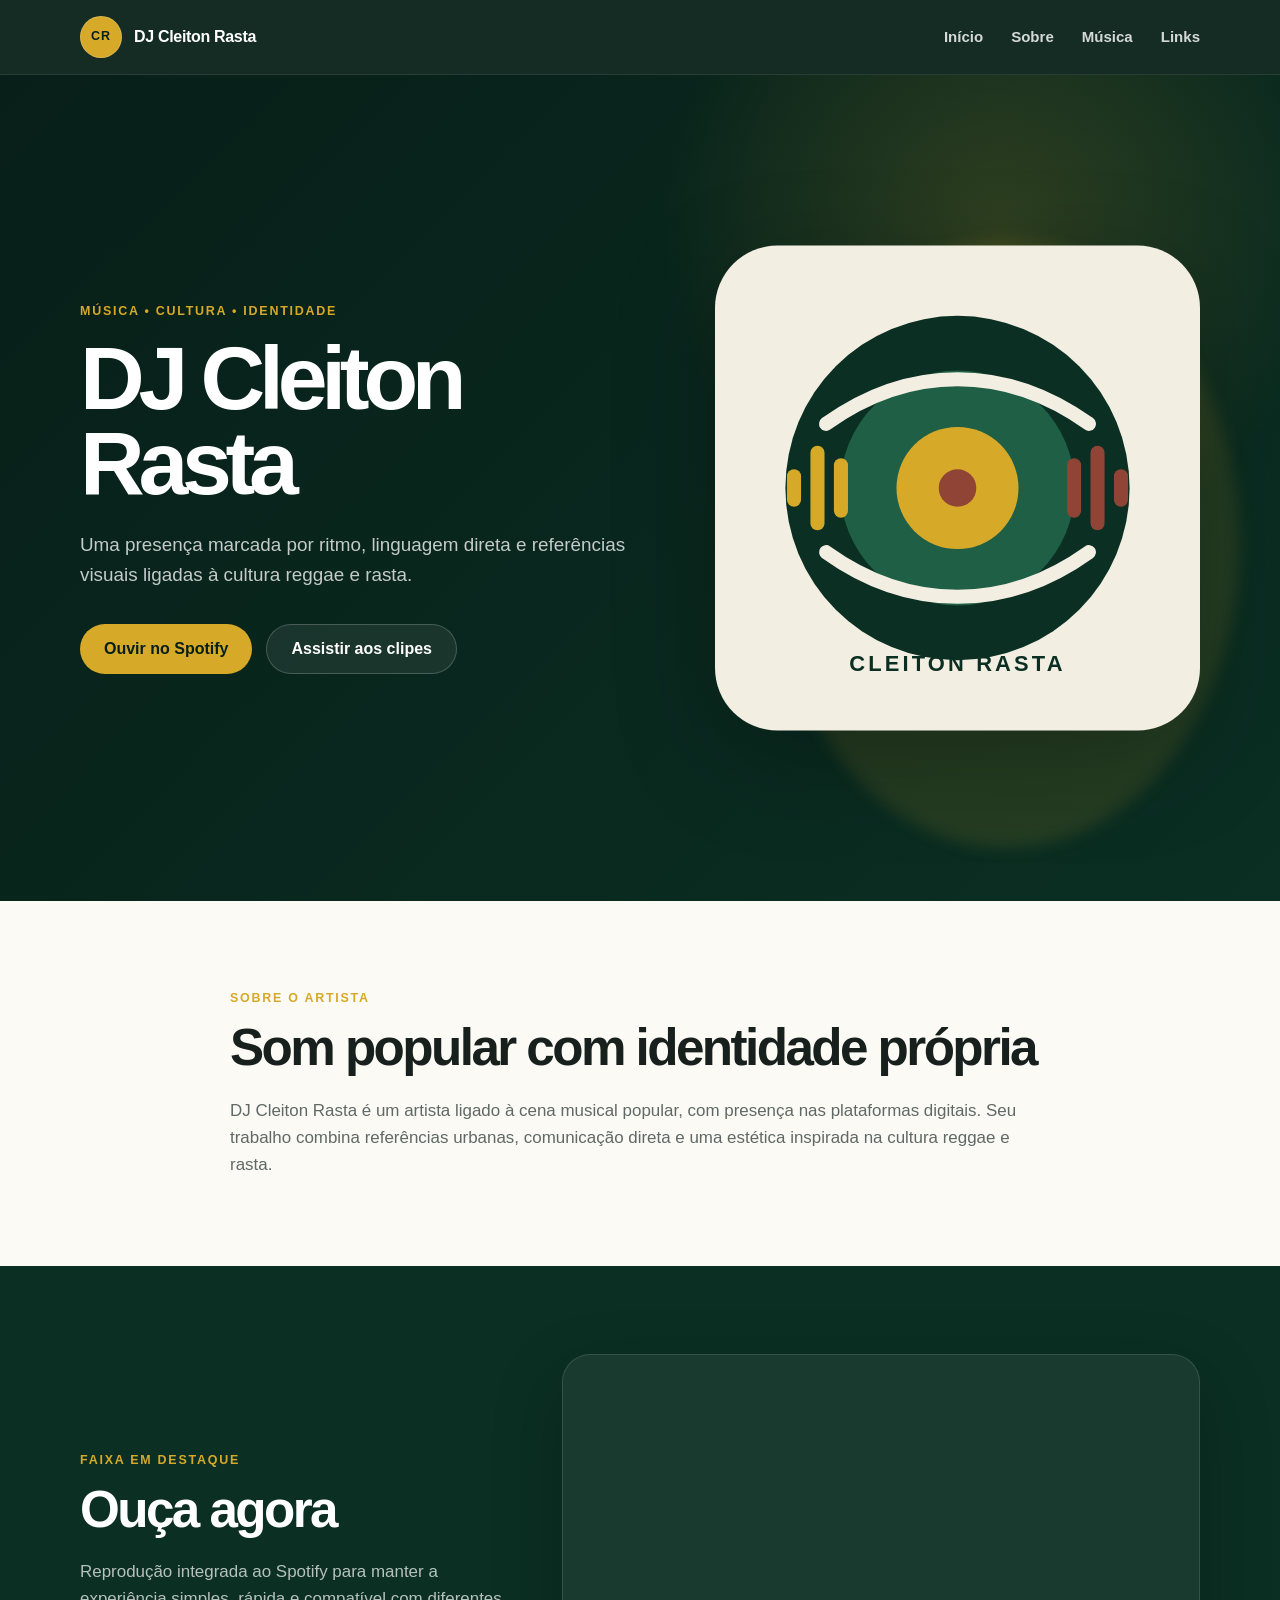
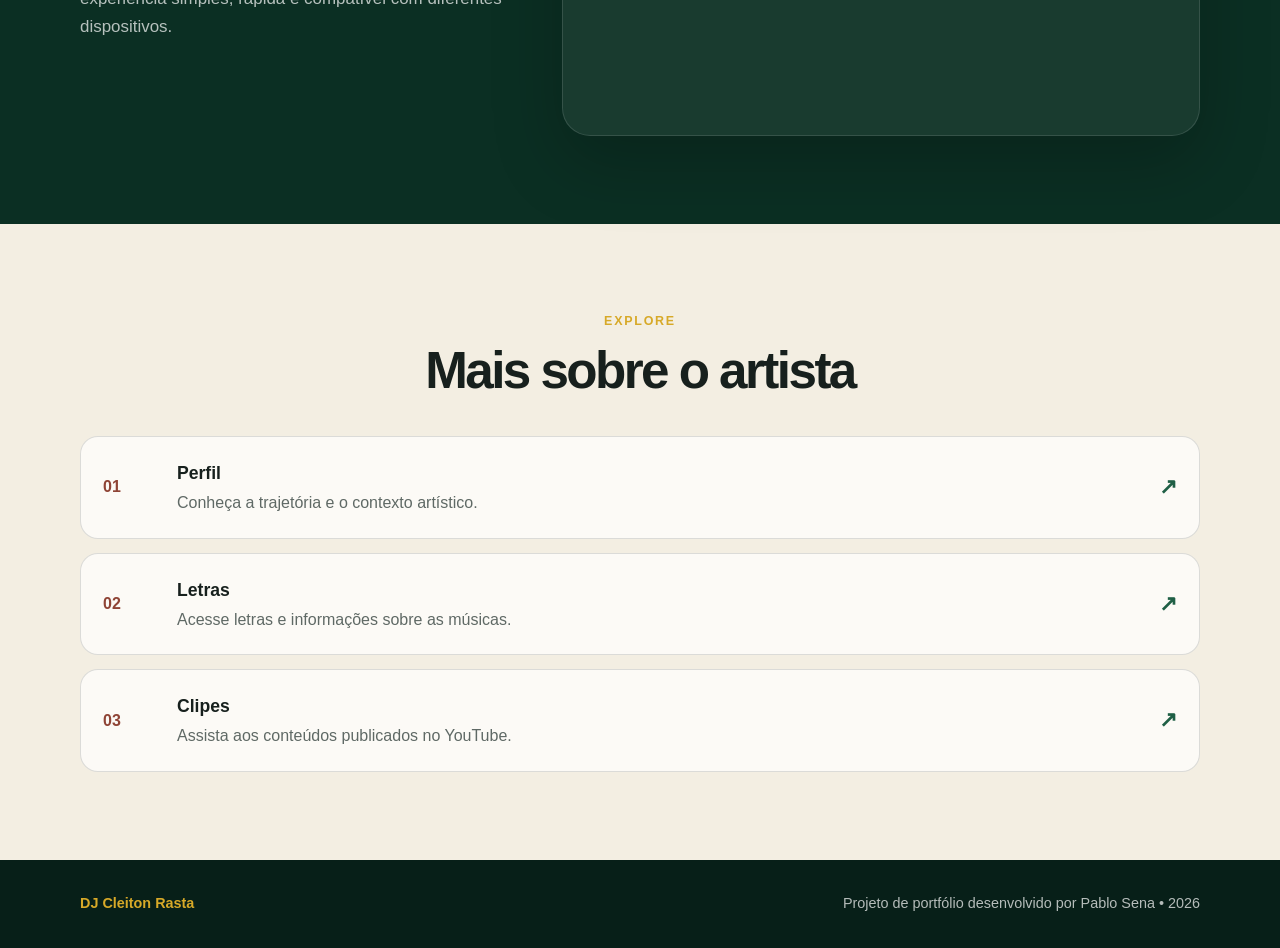
<file: projects/dj-cleiton-rasta/index.html>
<!DOCTYPE html>
<html lang="pt-BR">
<head>
  <meta charset="UTF-8">
  <meta name="viewport" content="width=device-width, initial-scale=1.0">

  <!-- Metadados básicos para SEO e compartilhamento -->
  <meta
    name="description"
    content="Site de apresentação do DJ Cleiton Rasta, com biografia, música e links para plataformas digitais."
  >
  <meta name="theme-color" content="#0b2f23">

  <title>DJ Cleiton Rasta | Música e identidade</title>

  <link rel="icon" href="assets/reggae-cover.svg" type="image/svg+xml">
  <link rel="stylesheet" href="styles.css">
</head>

<body>
  <!-- Link de acessibilidade para navegação por teclado -->
  <a class="skip-link" href="#conteudo">Ir para o conteúdo</a>

  <header class="site-header">
    <div class="container header-content">
      <a class="brand" href="#inicio" aria-label="Voltar ao início">
        <span class="brand-mark" aria-hidden="true">CR</span>
        <span>DJ Cleiton Rasta</span>
      </a>

      <button
        class="menu-toggle"
        type="button"
        aria-label="Abrir menu"
        aria-expanded="false"
        aria-controls="main-navigation"
      >
        <span></span>
        <span></span>
        <span></span>
      </button>

      <nav id="main-navigation" class="main-nav" aria-label="Navegação principal">
        <a href="#inicio">Início</a>
        <a href="#sobre">Sobre</a>
        <a href="#musica">Música</a>
        <a href="#links">Links</a>
      </nav>
    </div>
  </header>

  <main id="conteudo">
    <!-- Apresentação principal -->
    <section id="inicio" class="hero">
      <div class="container hero-grid">
        <div class="hero-copy">
          <p class="eyebrow">Música • cultura • identidade</p>

          <h1>DJ Cleiton Rasta</h1>

          <p class="hero-text">
            Uma presença marcada por ritmo, linguagem direta e referências
            visuais ligadas à cultura reggae e rasta.
          </p>

          <div class="hero-actions">
            <a
              class="button button-primary"
              href="https://open.spotify.com/track/00TeqRTTFrLfTYOf6PRHai"
              target="_blank"
              rel="noopener noreferrer"
            >
              Ouvir no Spotify
            </a>

            <a
              class="button button-secondary"
              href="https://www.youtube.com/watch?v=FZCB1E4rb-c&list=OLAK5uy_mAK_JkfT93eOpa3CivOZQVXkfwDYMYLQk"
              target="_blank"
              rel="noopener noreferrer"
            >
              Assistir aos clipes
            </a>
          </div>
        </div>

        <div class="hero-visual">
          <img
            src="assets/reggae-cover.svg"
            alt="Arte gráfica abstrata em tons de verde, dourado e terracota"
            width="620"
            height="620"
          >
        </div>
      </div>
    </section>

    <!-- Texto institucional -->
    <section id="sobre" class="section section-light">
      <div class="container narrow-content">
        <p class="section-label">Sobre o artista</p>

        <h2>Som popular com identidade própria</h2>

        <p>
          DJ Cleiton Rasta é um artista ligado à cena musical popular, com
          presença nas plataformas digitais. Seu trabalho combina referências
          urbanas, comunicação direta e uma estética inspirada na cultura
          reggae e rasta.
        </p>
      </div>
    </section>

    <!-- Player oficial incorporado -->
    <section id="musica" class="section section-dark">
      <div class="container media-grid">
        <div class="section-heading">
          <p class="section-label">Faixa em destaque</p>

          <h2>Ouça agora</h2>

          <p>
            Reprodução integrada ao Spotify para manter a experiência simples,
            rápida e compatível com diferentes dispositivos.
          </p>
        </div>

        <div class="player-card">
          <iframe
            title="Faixa de DJ Cleiton Rasta no Spotify"
            src="https://open.spotify.com/embed/track/00TeqRTTFrLfTYOf6PRHai?utm_source=generator"
            width="100%"
            height="352"
            frameborder="0"
            allowfullscreen
            allow="autoplay; clipboard-write; encrypted-media; fullscreen; picture-in-picture"
            loading="lazy"
          ></iframe>
        </div>
      </div>
    </section>

    <!-- Links externos organizados em cartões -->
    <section id="links" class="section section-sand">
      <div class="container">
        <div class="section-heading centered">
          <p class="section-label">Explore</p>
          <h2>Mais sobre o artista</h2>
        </div>

        <div class="link-grid">
          <a
            class="link-card"
            href="https://www.vice.com/pt/article/dj-cleiton-rasta-perfil/"
            target="_blank"
            rel="noopener noreferrer"
          >
            <span class="link-number">01</span>
            <div>
              <h3>Perfil</h3>
              <p>Conheça a trajetória e o contexto artístico.</p>
            </div>
            <span class="link-arrow" aria-hidden="true">↗</span>
          </a>

          <a
            class="link-card"
            href="https://www.letras.mus.br/dj-cleiton-rasta/"
            target="_blank"
            rel="noopener noreferrer"
          >
            <span class="link-number">02</span>
            <div>
              <h3>Letras</h3>
              <p>Acesse letras e informações sobre as músicas.</p>
            </div>
            <span class="link-arrow" aria-hidden="true">↗</span>
          </a>

          <a
            class="link-card"
            href="https://www.youtube.com/watch?v=FZCB1E4rb-c&list=OLAK5uy_mAK_JkfT93eOpa3CivOZQVXkfwDYMYLQk"
            target="_blank"
            rel="noopener noreferrer"
          >
            <span class="link-number">03</span>
            <div>
              <h3>Clipes</h3>
              <p>Assista aos conteúdos publicados no YouTube.</p>
            </div>
            <span class="link-arrow" aria-hidden="true">↗</span>
          </a>
        </div>
      </div>
    </section>
  </main>

  <footer class="site-footer">
    <div class="container footer-content">
      <p>DJ Cleiton Rasta</p>
      <p>Projeto de portfólio desenvolvido por Pablo Sena • <span id="current-year"></span></p>
    </div>
  </footer>

  <script src="script.js"></script>
</body>
</html>
</file>
<file: projects/dj-cleiton-rasta/styles.css>
:root {
  /* Paleta inspirada no reggae, com tons menos saturados e mais harmônicos */
  --green-950: #071f18;
  --green-900: #0b2f23;
  --green-700: #1f5f45;
  --gold-500: #d7a928;
  --terracotta-600: #8f4436;
  --sand-100: #f3eee2;
  --cream-50: #fcfaf5;
  --ink-900: #17201d;
  --ink-600: #5f6965;
  --white: #ffffff;

  --border: rgba(23, 32, 29, 0.14);
  --shadow: 0 22px 60px rgba(7, 31, 24, 0.14);
  --radius-large: 28px;
  --radius-medium: 18px;
  --container: 1120px;
}

/* Reset essencial */
* {
  box-sizing: border-box;
  margin: 0;
  padding: 0;
}

html {
  scroll-behavior: smooth;
}

body {
  min-width: 320px;
  background: var(--cream-50);
  color: var(--ink-900);
  font-family: Arial, Helvetica, sans-serif;
  line-height: 1.6;
}

body.menu-open {
  overflow: hidden;
}

img {
  display: block;
  max-width: 100%;
}

a,
button {
  font: inherit;
}

a {
  color: inherit;
}

button {
  cursor: pointer;
}

.container {
  width: min(var(--container), calc(100% - 40px));
  margin-inline: auto;
}

.skip-link {
  position: fixed;
  top: 12px;
  left: 12px;
  z-index: 999;
  transform: translateY(-150%);
  border-radius: 8px;
  padding: 10px 14px;
  background: var(--gold-500);
  color: var(--green-950);
  font-weight: 700;
  text-decoration: none;
}

.skip-link:focus {
  transform: translateY(0);
}

/* Cabeçalho */
.site-header {
  position: sticky;
  top: 0;
  z-index: 50;
  border-bottom: 1px solid rgba(255, 255, 255, 0.08);
  background: rgba(7, 31, 24, 0.94);
  backdrop-filter: blur(12px);
}

.header-content {
  min-height: 74px;
  display: flex;
  align-items: center;
  justify-content: space-between;
  gap: 28px;
}

.brand {
  display: inline-flex;
  align-items: center;
  gap: 12px;
  color: var(--white);
  font-weight: 800;
  letter-spacing: -0.02em;
  text-decoration: none;
}

.brand-mark {
  display: grid;
  place-items: center;
  width: 42px;
  height: 42px;
  border: 1px solid rgba(255, 255, 255, 0.16);
  border-radius: 50%;
  background: var(--gold-500);
  color: var(--green-950);
  font-size: 0.78rem;
  letter-spacing: 0.08em;
}

.main-nav {
  display: flex;
  align-items: center;
  gap: 28px;
}

.main-nav a {
  color: rgba(255, 255, 255, 0.82);
  font-size: 0.94rem;
  font-weight: 700;
  text-decoration: none;
  transition: color 0.2s ease;
}

.main-nav a:hover,
.main-nav a:focus-visible {
  color: var(--gold-500);
}

.menu-toggle {
  display: none;
  width: 44px;
  height: 44px;
  border: 0;
  border-radius: 12px;
  background: rgba(255, 255, 255, 0.08);
}

.menu-toggle span {
  display: block;
  width: 21px;
  height: 2px;
  margin: 5px auto;
  border-radius: 999px;
  background: var(--white);
}

/* Hero */
.hero {
  overflow: hidden;
  background:
    radial-gradient(circle at 78% 18%, rgba(215, 169, 40, 0.18), transparent 28%),
    linear-gradient(135deg, var(--green-950), var(--green-900));
  color: var(--white);
}

.hero-grid {
  min-height: calc(100vh - 74px);
  display: grid;
  grid-template-columns: 1fr minmax(360px, 0.85fr);
  align-items: center;
  gap: 64px;
  padding-block: 72px;
}

.eyebrow,
.section-label {
  color: var(--gold-500);
  font-size: 0.78rem;
  font-weight: 800;
  letter-spacing: 0.14em;
  text-transform: uppercase;
}

.hero h1 {
  max-width: 760px;
  margin-top: 14px;
  font-size: clamp(3rem, 7vw, 6.8rem);
  line-height: 0.95;
  letter-spacing: -0.07em;
}

.hero-text {
  max-width: 620px;
  margin-top: 24px;
  color: rgba(255, 255, 255, 0.76);
  font-size: clamp(1rem, 2vw, 1.18rem);
}

.hero-actions {
  display: flex;
  flex-wrap: wrap;
  gap: 14px;
  margin-top: 34px;
}

.button {
  min-height: 50px;
  display: inline-flex;
  align-items: center;
  justify-content: center;
  border-radius: 999px;
  padding: 0 24px;
  font-weight: 800;
  text-decoration: none;
  transition:
    transform 0.2s ease,
    background 0.2s ease;
}

.button:hover {
  transform: translateY(-2px);
}

.button-primary {
  background: var(--gold-500);
  color: var(--green-950);
}

.button-primary:hover {
  background: #e4ba42;
}

.button-secondary {
  border: 1px solid rgba(255, 255, 255, 0.2);
  background: rgba(255, 255, 255, 0.07);
  color: var(--white);
}

.button-secondary:hover {
  background: rgba(255, 255, 255, 0.13);
}

.hero-visual {
  position: relative;
}

.hero-visual::before {
  content: "";
  position: absolute;
  inset: 10% -8% -8% 12%;
  border-radius: 50%;
  background: rgba(215, 169, 40, 0.13);
  filter: blur(8px);
}

.hero-visual img {
  position: relative;
  width: min(100%, 560px);
  margin-inline: auto;
  filter: drop-shadow(0 28px 50px rgba(0, 0, 0, 0.24));
}

/* Seções */
.section {
  padding-block: 88px;
}

.section-light {
  background: var(--cream-50);
}

.section-dark {
  background: var(--green-900);
  color: var(--white);
}

.section-sand {
  background: var(--sand-100);
}

.narrow-content {
  max-width: 820px;
}

.narrow-content h2,
.section-heading h2 {
  margin-top: 12px;
  font-size: clamp(2rem, 4vw, 3.6rem);
  line-height: 1.05;
  letter-spacing: -0.05em;
}

.narrow-content > p:last-child,
.section-heading > p:last-child {
  margin-top: 22px;
  color: var(--ink-600);
  font-size: 1.06rem;
}

.section-dark .section-heading > p:last-child {
  color: rgba(255, 255, 255, 0.7);
}

.media-grid {
  display: grid;
  grid-template-columns: minmax(0, 0.8fr) minmax(420px, 1.2fr);
  align-items: center;
  gap: 56px;
}

.player-card {
  overflow: hidden;
  border: 1px solid rgba(255, 255, 255, 0.12);
  border-radius: var(--radius-large);
  padding: 14px;
  background: rgba(255, 255, 255, 0.06);
  box-shadow: 0 26px 70px rgba(0, 0, 0, 0.22);
}

.player-card iframe {
  display: block;
  border: 0;
  border-radius: 18px;
}

.centered {
  max-width: 720px;
  margin-inline: auto;
  text-align: center;
}

.link-grid {
  margin-top: 38px;
  display: grid;
  gap: 14px;
}

.link-card {
  display: grid;
  grid-template-columns: 56px 1fr auto;
  align-items: center;
  gap: 18px;
  border: 1px solid var(--border);
  border-radius: var(--radius-medium);
  padding: 22px;
  background: rgba(255, 255, 255, 0.7);
  text-decoration: none;
  transition:
    transform 0.2s ease,
    border-color 0.2s ease,
    background 0.2s ease;
}

.link-card:hover {
  transform: translateY(-3px);
  border-color: rgba(31, 95, 69, 0.38);
  background: var(--white);
}

.link-number {
  color: var(--terracotta-600);
  font-weight: 800;
}

.link-card h3 {
  font-size: 1.1rem;
}

.link-card p {
  margin-top: 3px;
  color: var(--ink-600);
}

.link-arrow {
  color: var(--green-700);
  font-size: 1.35rem;
  font-weight: 800;
}

/* Rodapé */
.site-footer {
  background: var(--green-950);
  color: rgba(255, 255, 255, 0.7);
}

.footer-content {
  min-height: 88px;
  display: flex;
  align-items: center;
  justify-content: space-between;
  gap: 20px;
  font-size: 0.9rem;
}

.footer-content p:first-child {
  color: var(--gold-500);
  font-weight: 800;
}

/* Responsividade */
@media (max-width: 860px) {
  .hero-grid,
  .media-grid {
    grid-template-columns: 1fr;
  }

  .hero-grid {
    min-height: auto;
  }

  .hero-visual {
    max-width: 520px;
  }

  .media-grid {
    gap: 34px;
  }

  .main-nav {
    position: absolute;
    top: 74px;
    left: 0;
    right: 0;
    display: none;
    flex-direction: column;
    align-items: stretch;
    gap: 0;
    border-top: 1px solid rgba(255, 255, 255, 0.08);
    background: var(--green-950);
    padding: 10px 20px 18px;
  }

  .main-nav.open {
    display: flex;
  }

  .main-nav a {
    padding: 13px 0;
  }

  .menu-toggle {
    display: block;
  }
}

@media (max-width: 620px) {
  .container {
    width: min(100% - 28px, var(--container));
  }

  .hero-grid {
    gap: 40px;
    padding-block: 58px;
  }

  .hero-actions {
    flex-direction: column;
  }

  .button {
    width: 100%;
  }

  .section {
    padding-block: 64px;
  }

  .media-grid {
    grid-template-columns: minmax(0, 1fr);
  }

  .player-card {
    padding: 8px;
  }

  .link-card {
    grid-template-columns: 42px 1fr auto;
    gap: 12px;
    padding: 18px;
  }

  .link-card p {
    display: none;
  }

  .footer-content {
    padding-block: 22px;
    flex-direction: column;
    justify-content: center;
    text-align: center;
  }
}

@media (prefers-reduced-motion: reduce) {
  *,
  *::before,
  *::after {
    scroll-behavior: auto !important;
    transition-duration: 0.01ms !important;
  }
}
</file>
